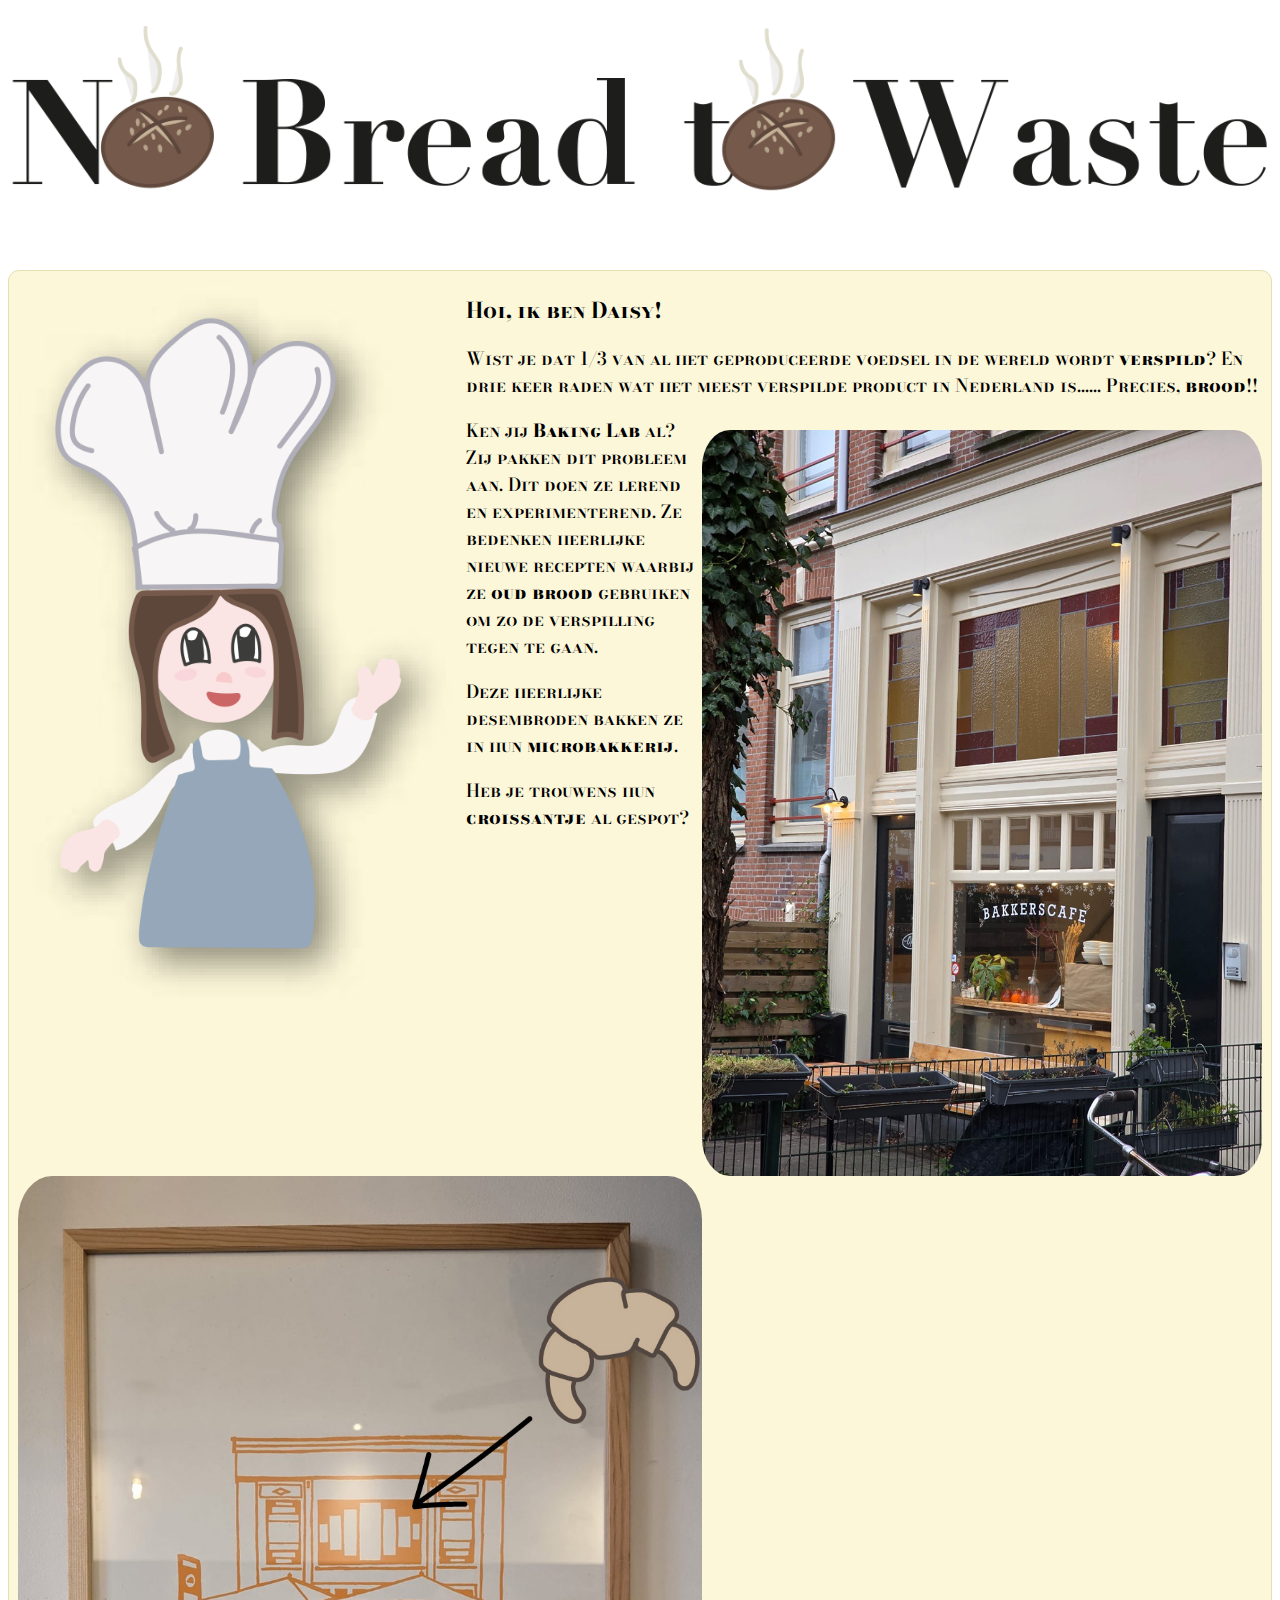
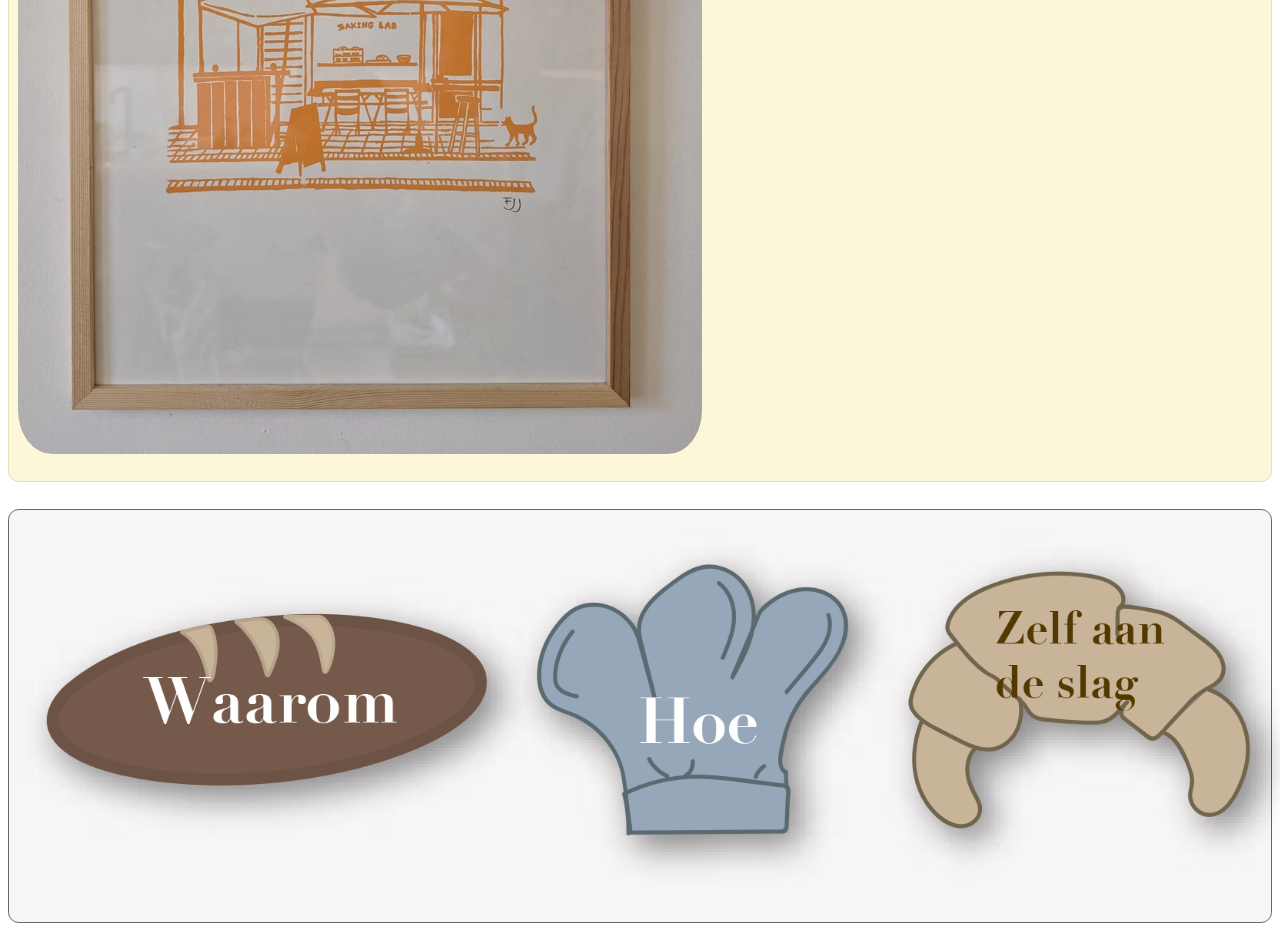
<file: index.html>
<!DOCTYPE html>
<html lang="nl">
<head>
    <meta charset="UTF-8">
    <meta name="viewport" content="width=device-width, initial-scale=1.0">
    <link rel="preconnect" href="https://fonts.googleapis.com">
    <link rel="preconnect" href="https://fonts.gstatic.com" crossorigin>
    <link href="https://fonts.googleapis.com/css2?family=Bodoni+Moda+SC:ital,opsz,wght@0,6..96,400..900;1,6..96,400..900&display=swap" rel="stylesheet">
    <!-- code van adobe fonts gehaald -->
    <title>Home</title>
    <link href="css/style.css" rel="stylesheet">
</head>

<body>
  <header>
      <img src="images/logo.png" alt="logo website">
  </header>
  <main>
      <img class="a" src="images/poppetje1.png" alt="bakker poppetje">
      <h1>Hoi, ik ben Daisy!</h1>
      <p>Wist je dat 1/3 van al het geproduceerde voedsel in de wereld wordt <strong>verspild</strong>? En drie keer raden wat het meest verspilde product in Nederland is...... Precies, <strong>brood</strong>!!</p> 
      <img class="aa" src="images/ingang.jpg" alt="foto van de voorkant van de bakkerij">
      <p>Ken jij <strong>Baking Lab</strong> al? Zij pakken dit probleem aan. Dit doen ze lerend en experimenterend. Ze bedenken heerlijke nieuwe recepten waarbij ze <strong>oud brood</strong> gebruiken om zo de verspilling tegen te gaan.</p>
      <p>Deze heerlijke desembroden bakken ze in hun <strong>microbakkerij</strong>.</p>
      <img class="aaa" src="images/schilderij.jpg" alt="schilderij van de bakkerij">
      <p>Heb je trouwens hun <strong>croissantje</strong> al gespot?</p>
  </main>
  <footer>
      <nav>
        <ul>
          <li><a href="waarom.html"><img src="images/brood.png" alt="waarom knop"></a></li>
          <li><a href="hoe.html"><img src="images/muts.png" alt="hoe knop"></a></li>  
          <li><a href="zelfaandeslag.html"><img src="images/croissant.png" alt="zelf aan de slag knop"></a></li>
        </ul>
      </nav>
  </footer>
</body>

</html>
</file>
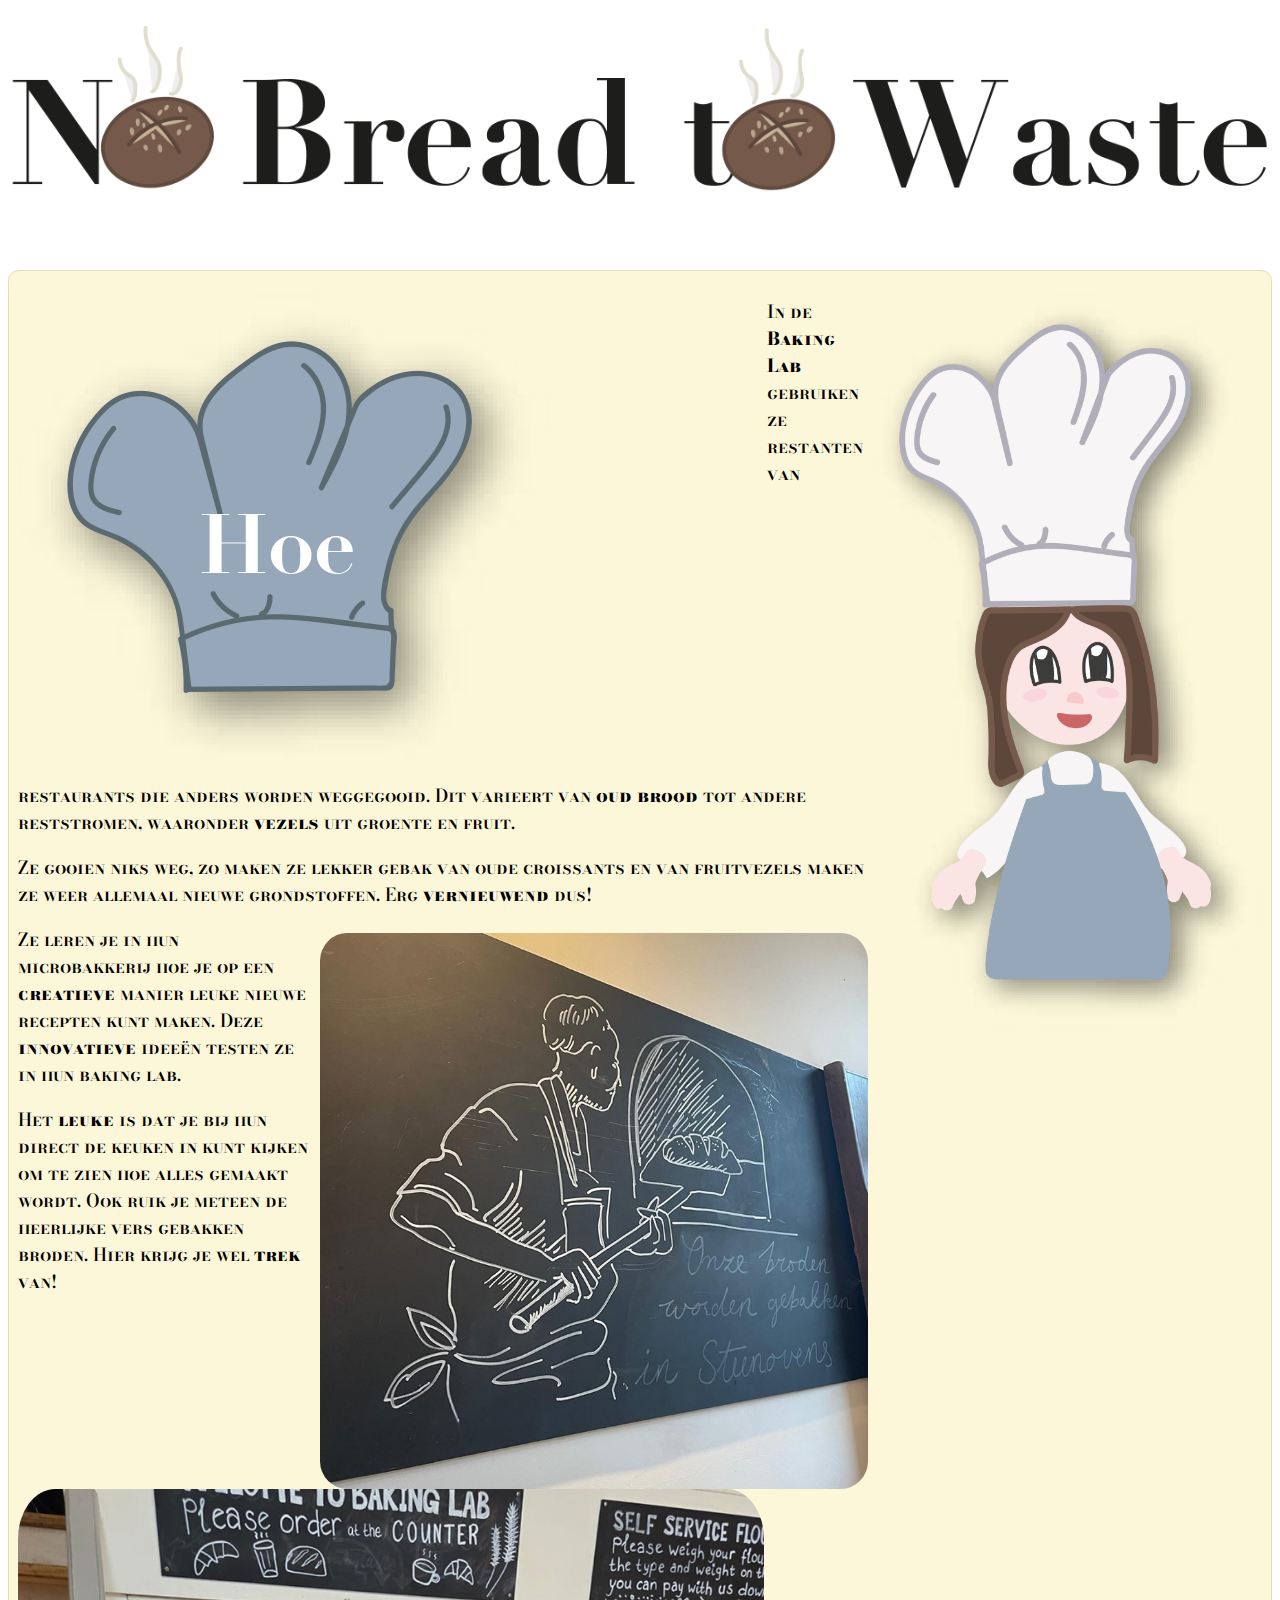
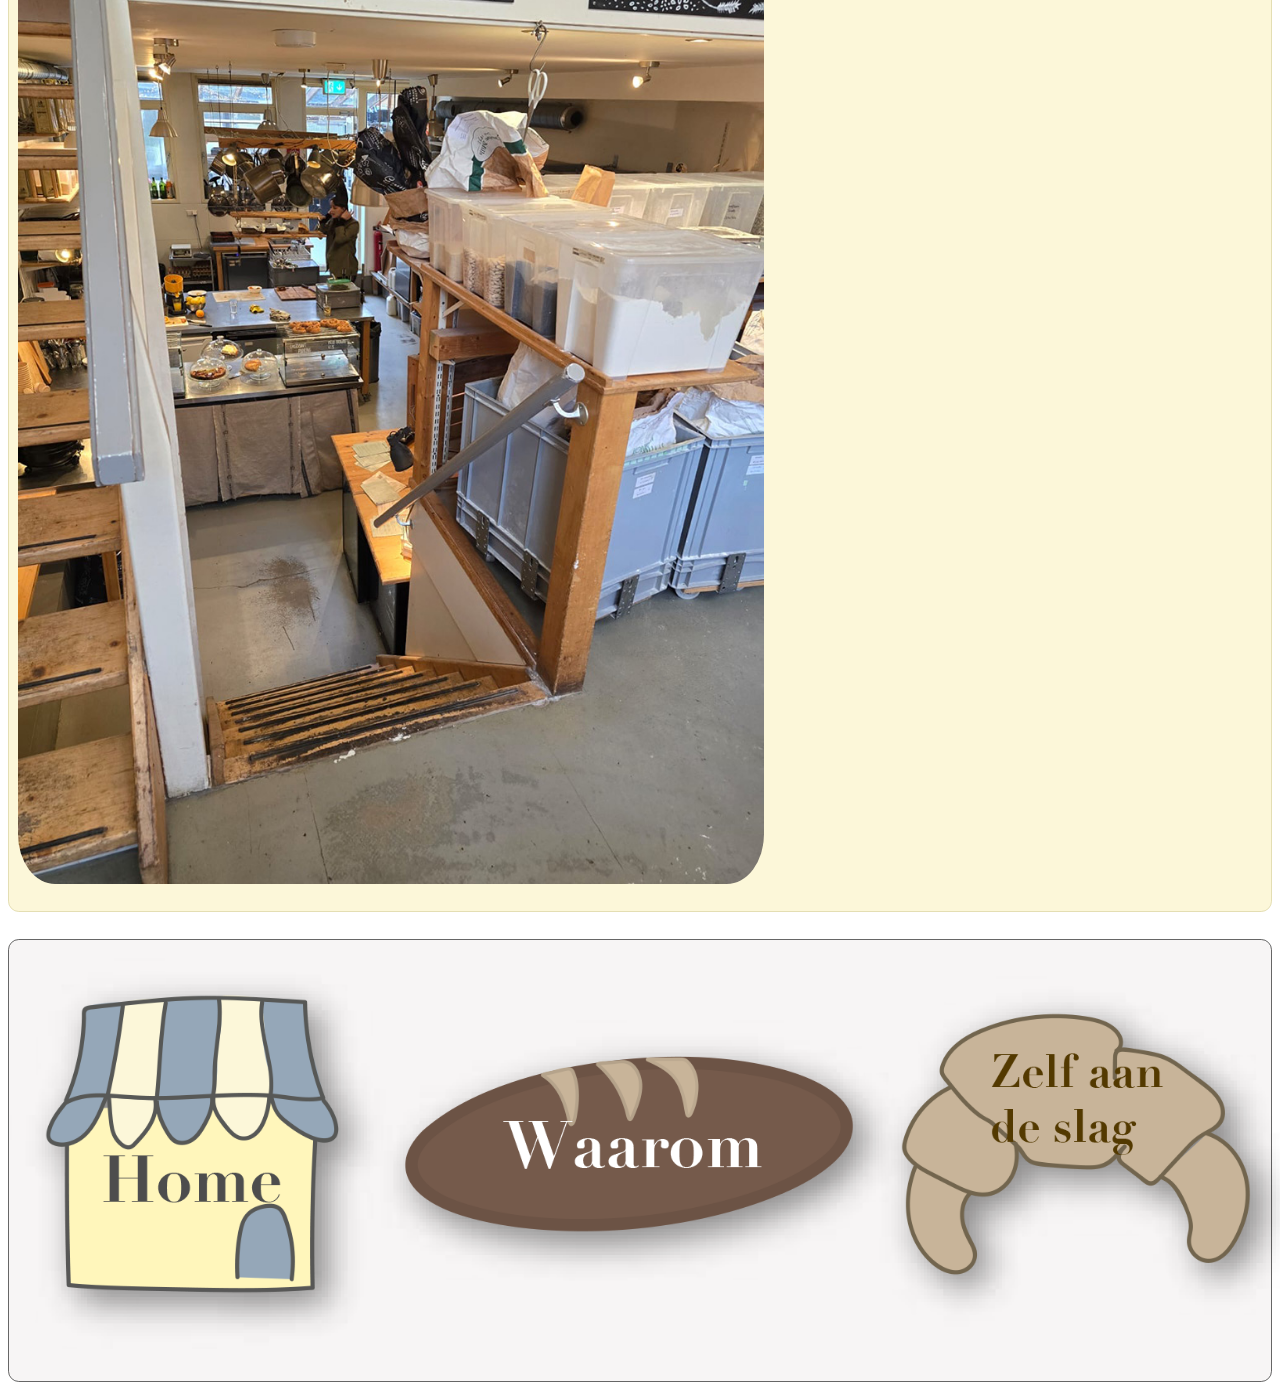
<file: hoe.html>
<!DOCTYPE html>
<html lang="nl">
<head>
    <meta charset="UTF-8">
    <meta name="viewport" content="width=device-width, initial-scale=1.0">
    <link rel="preconnect" href="https://fonts.googleapis.com">
    <link rel="preconnect" href="https://fonts.gstatic.com" crossorigin>
    <link href="https://fonts.googleapis.com/css2?family=Bodoni+Moda+SC:ital,opsz,wght@0,6..96,400..900;1,6..96,400..900&display=swap" rel="stylesheet">
    <!-- code van adobe fonts gehaald -->
    <title>Hoe</title>
    <link href="css/style.css" rel="stylesheet">
</head>

<body>
  <header>
      <img src="images/logo.png" alt="logo website">
  </header>
  <main>
      <h1><img src="images/muts.png" alt="hoe kopje"></h1>
      <img class="c" src="images/poppetje3.png" alt="bakker poppetje">
      <p>In de <strong>Baking Lab</strong> gebruiken ze restanten van restaurants die anders worden weggegooid. Dit varieert van <strong>oud brood</strong> tot andere reststromen, waaronder <strong>vezels</strong> uit groente en fruit.</p>
      <p>Ze gooien niks weg, zo maken ze lekker gebak van oude croissants en van fruitvezels maken ze weer allemaal nieuwe grondstoffen. Erg <strong>vernieuwend</strong> dus!</p>
      <img class="cc" src="images/krijtbord.jpg" alt="foto van een krijtbord met een schets van een bakker">
      <p>Ze leren je in hun microbakkerij hoe je op een <strong>creatieve</strong> manier leuke nieuwe recepten kunt maken. Deze <strong>innovatieve</strong> ideeën testen ze in hun baking lab.</p> 
      <p>Het <strong>leuke</strong> is dat je bij hun direct de keuken in kunt kijken om te zien hoe alles gemaakt wordt. Ook ruik je meteen de heerlijke vers gebakken broden. Hier krijg je wel <strong>trek</strong> van!</p>
      <img class="ccc" src="images/keuken.jpg" alt="foto van de keuken">
  </main>
  <footer>
      <nav>
        <ul>
          <li><a href="index.html"><img src="images/bakkerij.png" alt="home knop"></a></li>
          <li><a href="waarom.html"><img src="images/brood.png" alt="waarom knop"></a></li>  
          <li><a href="zelfaandeslag.html"><img src="images/croissant.png" alt="zelf aan de slag knop"></a></li>
        </ul>
      </nav>
  </footer>
</body>

</html>
</file>
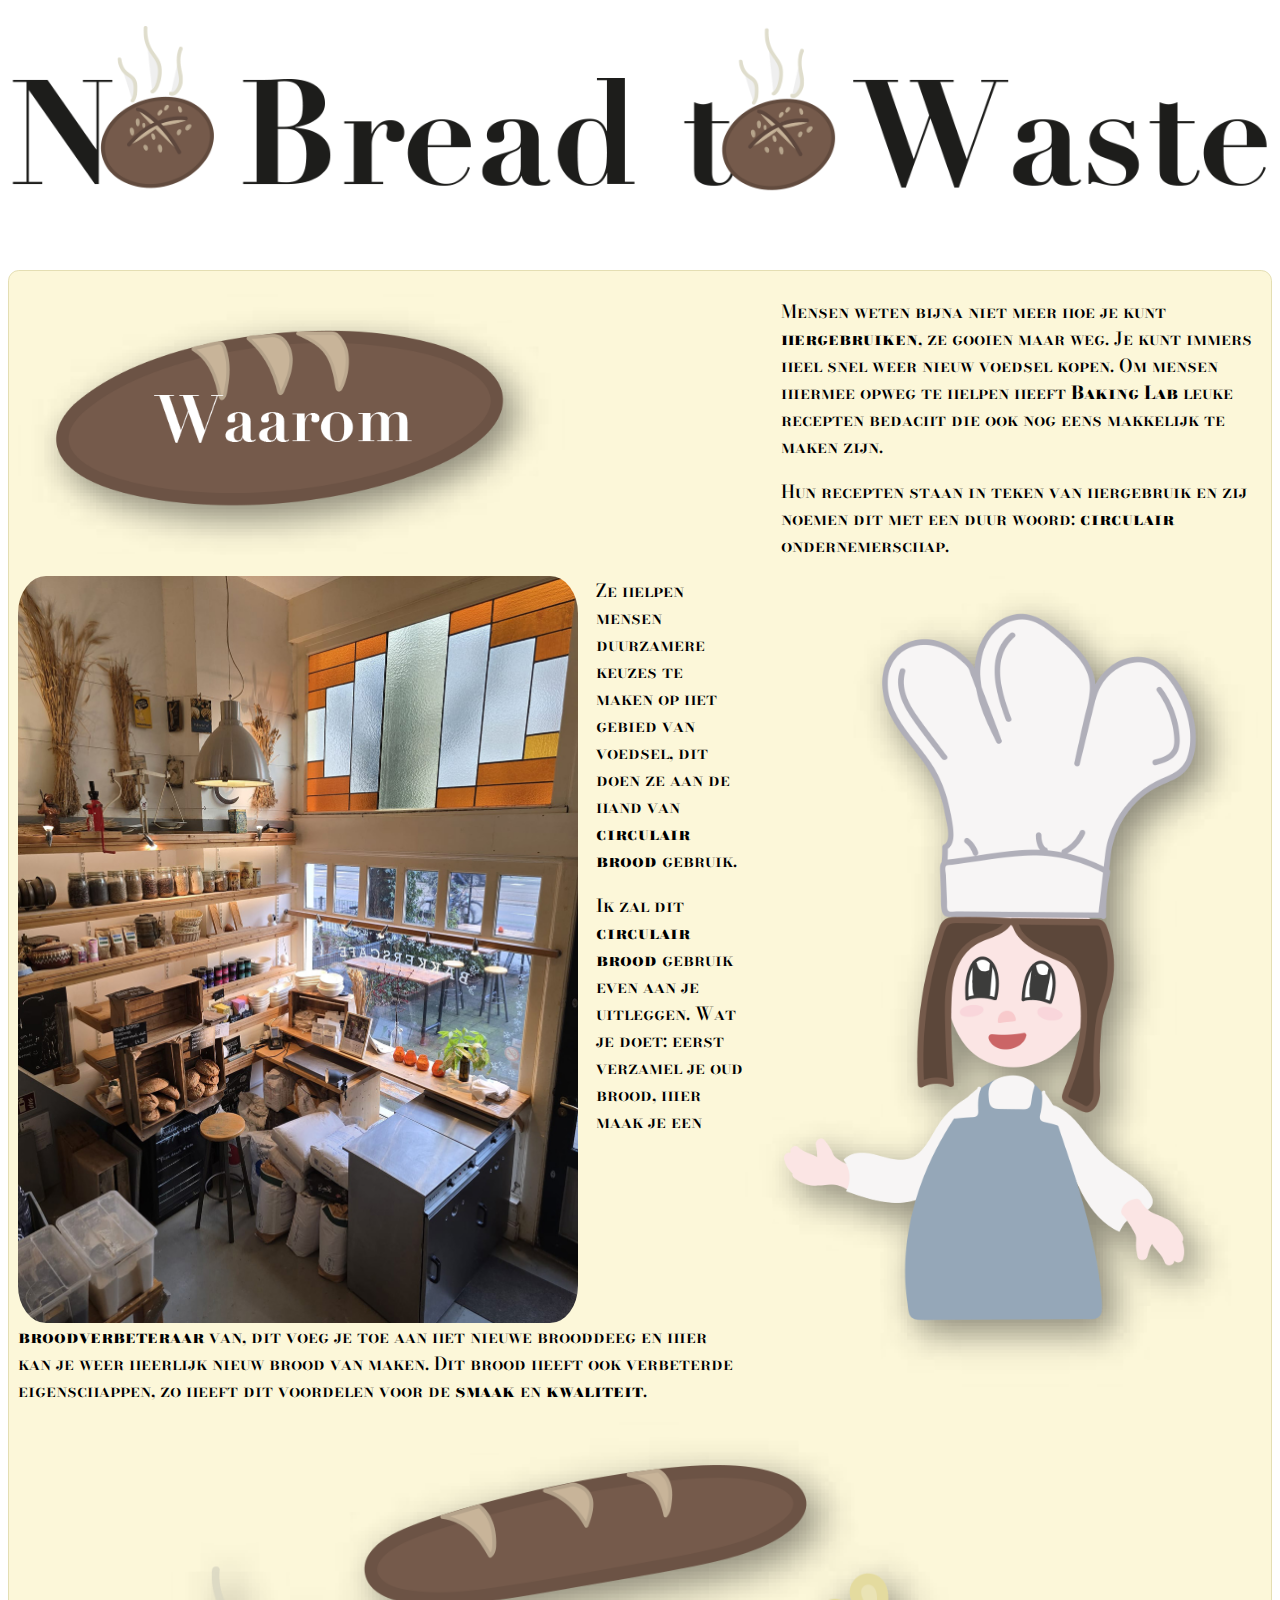
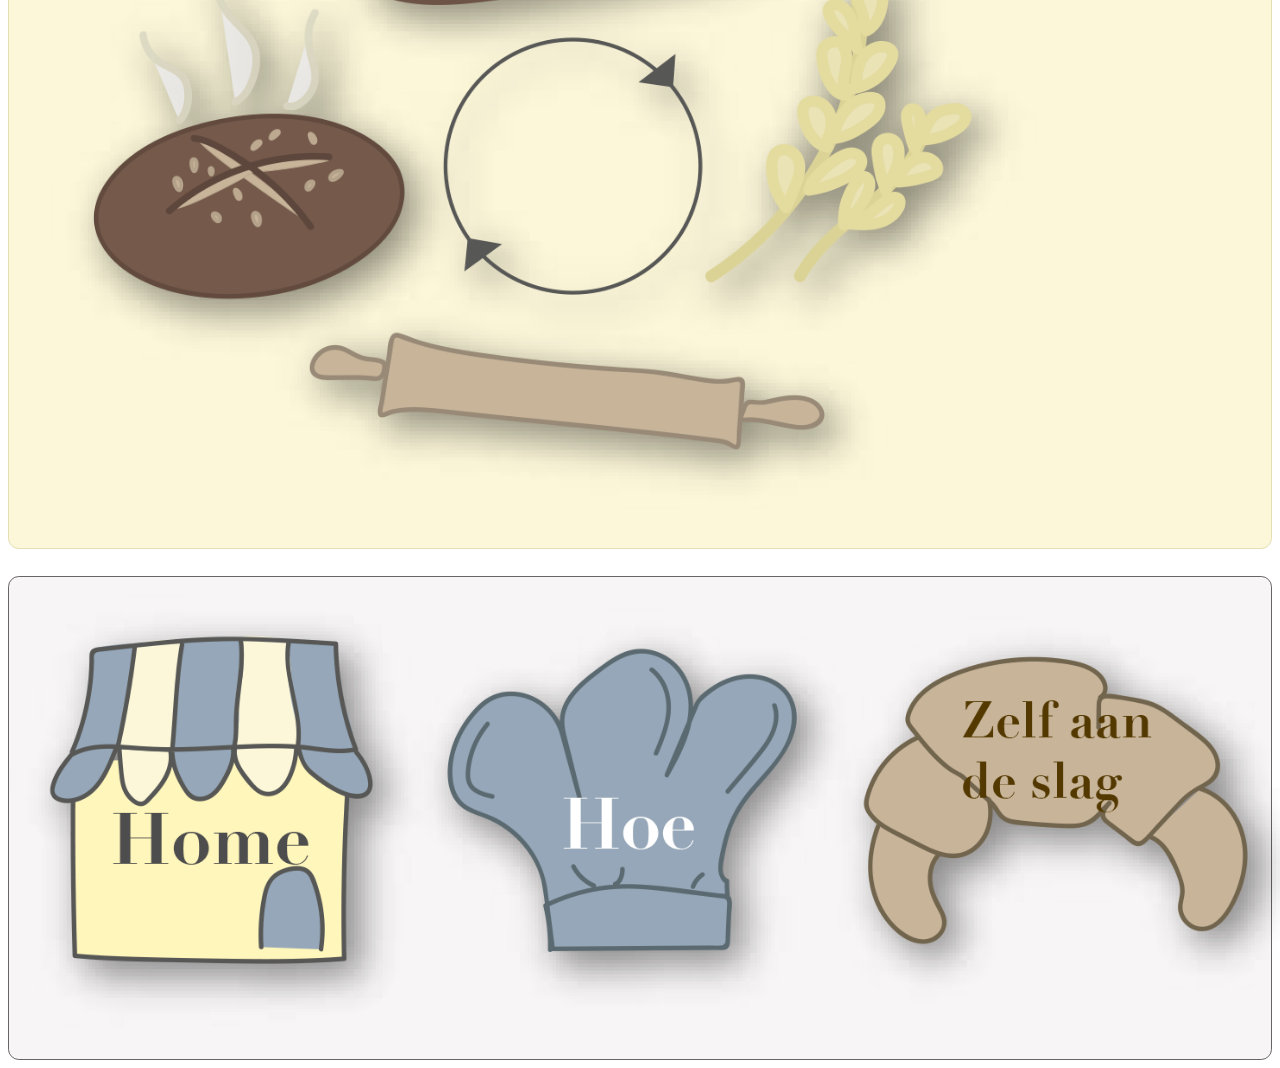
<file: waarom.html>
<!DOCTYPE html>
<html lang="nl">
<head>
    <meta charset="UTF-8">
    <meta name="viewport" content="width=device-width, initial-scale=1.0">
    <link rel="preconnect" href="https://fonts.googleapis.com">
    <link rel="preconnect" href="https://fonts.gstatic.com" crossorigin>
    <link href="https://fonts.googleapis.com/css2?family=Bodoni+Moda+SC:ital,opsz,wght@0,6..96,400..900;1,6..96,400..900&display=swap" rel="stylesheet">
    <!-- code van adobe fonts gehaald -->
    <title>Waarom</title>
    <link href="css/style.css" rel="stylesheet">
</head>

<body>
  <header>
      <img src="images/logo.png" alt="logo website">
  </header>
  <main>
      <h1><img src="images/brood.png" alt="waarom kopje"></h1>
      <img class="b" src="images/poppetje2.png" alt="bakker poppetje">
      <p>Mensen weten bijna niet meer hoe je kunt <strong>hergebruiken</strong>, ze gooien maar weg. Je kunt immers heel snel weer nieuw voedsel kopen. Om mensen hiermee opweg te helpen heeft <strong>Baking Lab</strong> leuke recepten bedacht die ook nog eens makkelijk te maken zijn.</p>
      <img class="bb" src="images/zaak.jpg" alt="foto van de binnenkant van de bakkerij">
      <p>Hun recepten staan in teken van hergebruik en zij noemen dit met een duur woord: <strong>circulair</strong> ondernemerschap.</p>
      <p>Ze helpen mensen duurzamere keuzes te maken op het gebied van voedsel, dit doen ze aan de hand van <strong>circulair brood</strong> gebruik.</p> 
      <p>Ik zal dit <strong>circulair brood</strong> gebruik even aan je uitleggen. Wat je doet: eerst verzamel je oud brood, hier maak je een <strong>broodverbeteraar</strong> van, dit voeg je toe aan het nieuwe brooddeeg en hier kan je weer heerlijk nieuw brood van maken. Dit brood heeft ook verbeterde eigenschappen, zo heeft dit voordelen voor de <strong>smaak</strong> en <strong>kwaliteit</strong>.</p>
      <img class="bbb" src="images/cirkel.png" alt="brood circulatie">
  </main>
  <footer>
      <nav>
        <ul>
          <li><a href="index.html"><img src="images/bakkerij.png" alt="home knop"></a></li>
          <li><a href="hoe.html"><img src="images/muts.png" alt="hoe knop"></a></li>  
          <li><a href="zelfaandeslag.html"><img src="images/croissant.png" alt="zelf aan de slag knop"></a></li>
        </ul>
      </nav>
  </footer>
</body>

</html>
</file>
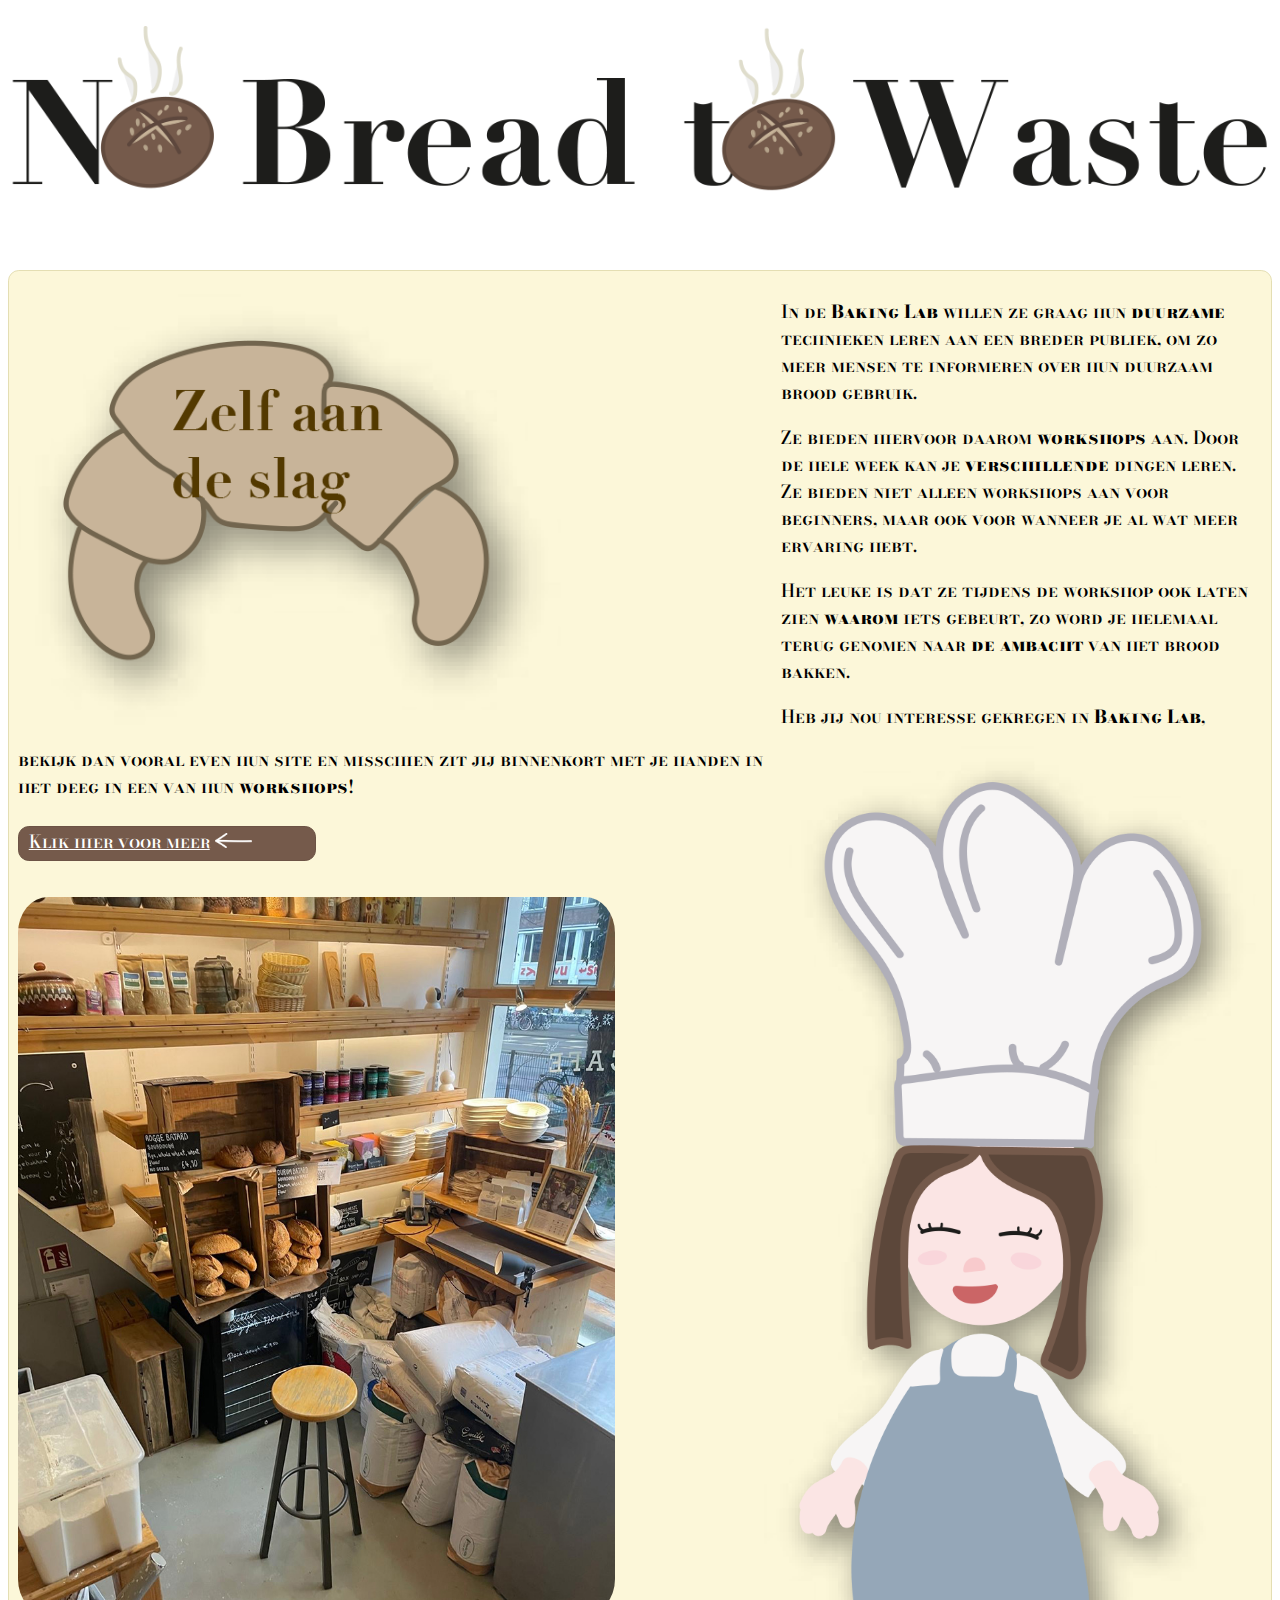
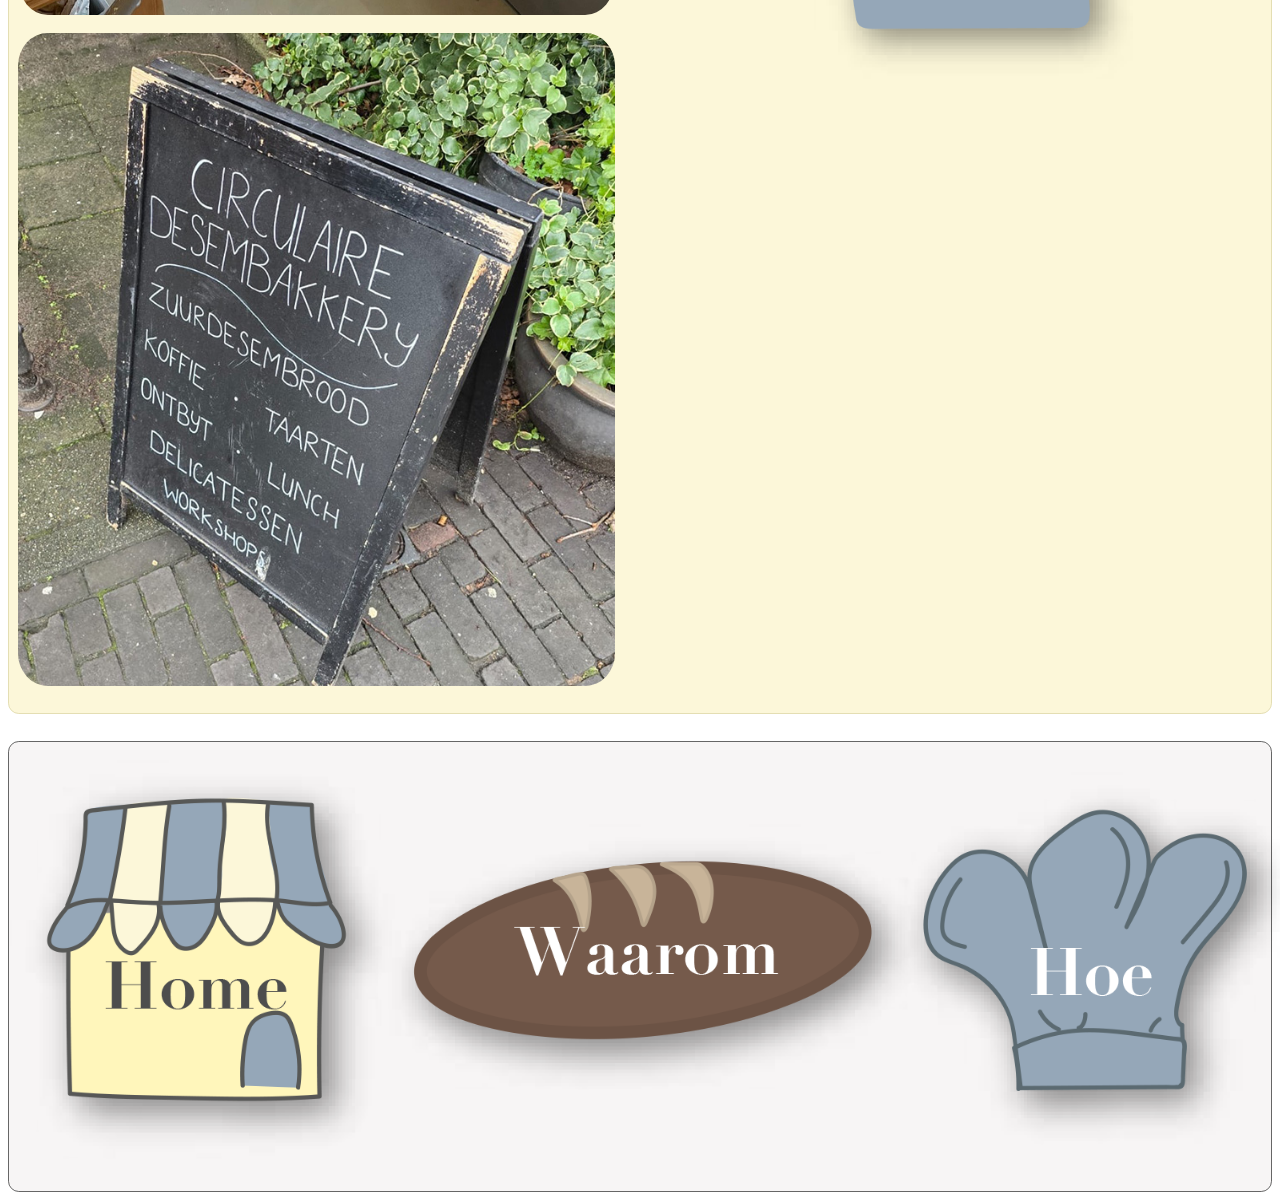
<file: zelfaandeslag.html>
<!DOCTYPE html>
<html lang="nl">
<head>
    <meta charset="UTF-8">
    <meta name="viewport" content="width=device-width, initial-scale=1.0">
    <link rel="preconnect" href="https://fonts.googleapis.com">
    <link rel="preconnect" href="https://fonts.gstatic.com" crossorigin>
    <link href="https://fonts.googleapis.com/css2?family=Bodoni+Moda+SC:ital,opsz,wght@0,6..96,400..900;1,6..96,400..900&display=swap" rel="stylesheet">
    <!-- code van adobe fonts gehaald -->
    <title>Zelf aan de slag</title>
    <link href="css/style.css" rel="stylesheet">
</head>

<body>
  <header>
      <img src="images/logo.png" alt="logo website">
  </header>
  <main>
      <h1><img src="images/croissant.png" alt="Zelf aan de slag kopje"></h1>
      <img class="d" src="images/poppetje4.png" alt="bakker poppetje">
      <p>In de <strong>Baking Lab</strong> willen ze graag hun <strong>duurzame</strong> technieken leren aan een breder publiek, om zo meer mensen te informeren over hun duurzaam brood gebruik.</p>
      <p>Ze bieden hiervoor daarom <strong>workshops</strong> aan. Door de hele week kan je <strong>verschillende</strong> dingen leren. Ze bieden niet alleen workshops aan voor beginners, maar ook voor wanneer je al wat meer ervaring hebt.</p>
      <p>Het leuke is dat ze tijdens de workshop ook laten zien <strong>waarom</strong> iets gebeurt, zo word je helemaal terug genomen naar <strong>de ambacht</strong> van het brood bakken. </p> 
      <p>Heb jij nou interesse gekregen in <strong>Baking Lab</strong>, bekijk dan vooral even hun site en misschien zit jij binnenkort met je handen in het deeg in een van hun <strong>workshops</strong>!</p>
      <a class="dd" href="https://www.bakinglab.nl">Klik hier voor meer<img src="images/pijltje.png" alt="pijltje voor knop klik hier voor meer"></a>
      <img class="ddd" src="images/binnenkant.jpg" alt="foto van de binnenkant van de bakkerij">
      <img class="dddd" src="images/bord.jpg" alt="foto van een bord met informatie">
  </main>
  <footer>
      <nav>
        <ul>
          <li><a href="index.html"><img src="images/bakkerij.png" alt="home knop"></a></li>
          <li><a href="waarom.html"><img src="images/brood.png" alt="waarom knop"></a></li>  
          <li><a href="hoe.html"><img src="images/muts.png" alt="hoe knop"></a></li>
        </ul>
      </nav>
  </footer>
</body>

</html>
</file>
<file: css/style.css>
/* styling voor tekst */
body{
  font-family: "Bodoni Moda SC", serif;
  font-weight: 550;
  font-style: normal;
  font-size: large;
}
body{
    display: flex;
    flex-direction: column;
    min-height: 100vh;
}
main{
    flex-grow: 1;
}
h1{
    font-weight: 700;
    font-size: larger;
}
strong{
    font-weight: 780;
}


/* styling voor groepen */
footer{
    box-sizing: border-box;
    padding: 0em;
    margin: 0em;
    border-radius: 0.6em;
    border: 0.8px solid #666666;
    background-color: #F7F5F5;
}
main{
    box-sizing: border-box;
    padding: 0.5em;
    margin-top: 2em;
    margin-bottom: 1.5em;
    margin-right: 0em;
    margin-left: 0em;
    border-radius: 0.6em;
    border: 1px solid #E4DEB3;
    background-color: #FCF7D9;
    color: black; 
}


/* styling voor images */
header img{
    max-width: 100%;
    margin-top: 1em;
}
h1 img{
    float: left;
    margin-top: 0em;
    margin-bottom: 0.4em;
    margin-right: 10em;
    margin-left: 0em;
    padding: 0em;
    max-width: 44%;
}
.a{
    float: left;
    margin: 0em;
    padding: 0em;
    max-width: 36%;
}
.aa{
    float: right;
    margin-top: 0.7em;
    margin-bottom: 0em;
    margin-left: 0.4em;
    margin-right: 0em;
    padding: 0em;
    max-width: 45%;
    border-radius: 5%;
}
.aaa{
    float: left;
    margin-top: 0em;
    margin-bottom: 1em;
    margin-right: 0.8em;
    margin-left: 0em;
    padding: 0em;
    max-width: 55%;
    border-radius: 5%;
}
.b{
    float: right;
    margin: 0em;
    padding: 0em;
    max-width: 41.6%;
}
.bb{
    float: left;
    margin-top: 0em;
    margin-bottom: 0em;
    margin-right: 1em;
    margin-left: 0em;
    padding: 0em;
    max-width: 45%;
    border-radius: 5%;
}
.bbb{
    float: left;
    margin-top: 0em;
    margin-bottom: 1em;
    margin-right: 0em;
    margin-left: 1.8em;
    padding: 0em;
    max-width: 80%;
}
.c{
    float: right;
    margin: 0em;
    margin-left: 0.2em;
    padding: 0em;
    max-width: 31.4%;
}
.cc{
    float: right;
    margin-top: 0.4em;
    margin-bottom: 0em;
    margin-left: 0.2em;
    margin-right: 0em;
    padding: 0em;
    max-width: 44%;
    border-radius: 5%;
}
.ccc{
    float: left;
    margin-top: 0em;
    margin-bottom: 1em;
    margin-right: 0em;
    margin-left: 0em;
    padding: 0em;
    max-width: 60%;
    border-radius: 5%;
}
.d{
    float: right;
    margin: 0em;
    padding: 0em;
    max-width: 40%;
}
.dd{
    box-sizing: border-box;
    float: left;
    padding-top: 0.1em;
    padding-bottom: 0.25em;
    padding-right: 0em;
    padding-left: 0.54em;
    margin-top: 0.4em;
    margin-bottom: 2em;
    margin-right: 5.85em;
    margin-left: 0em;
    border-radius: 0.6em;
    border: 1px solid #6C5345;
    background-color: #755A4B;
    color: white; 
    font-weight: 500;
}
.dd img{
    max-width: 13%;
    margin-left: 0.3em;
}
.ddd{
    float: left;
    margin-top: 0em;
    margin-bottom: 1em;
    margin-right: 0.6em;
    margin-left: 0em;
    padding: 0em;
    max-width: 48%;
    border-radius: 5%;
}
.dddd{
    float: left;
    margin-top: 0em;
    margin-bottom: 1em;
    margin-right: 0em;
    margin-left: 0em;
    padding: 0em;
    max-width: 48%;
    border-radius: 5%;
}


/* styling voor navigatie */
ul{
    list-style-type: none;
    padding: 0em;  
}
nav ul{
    display: flex;
    justify-content: center;
    align-items: center;
}
nav a{
    transition: all 250ms ease;
}
nav img{
    max-width: 110%;
}
</file>
